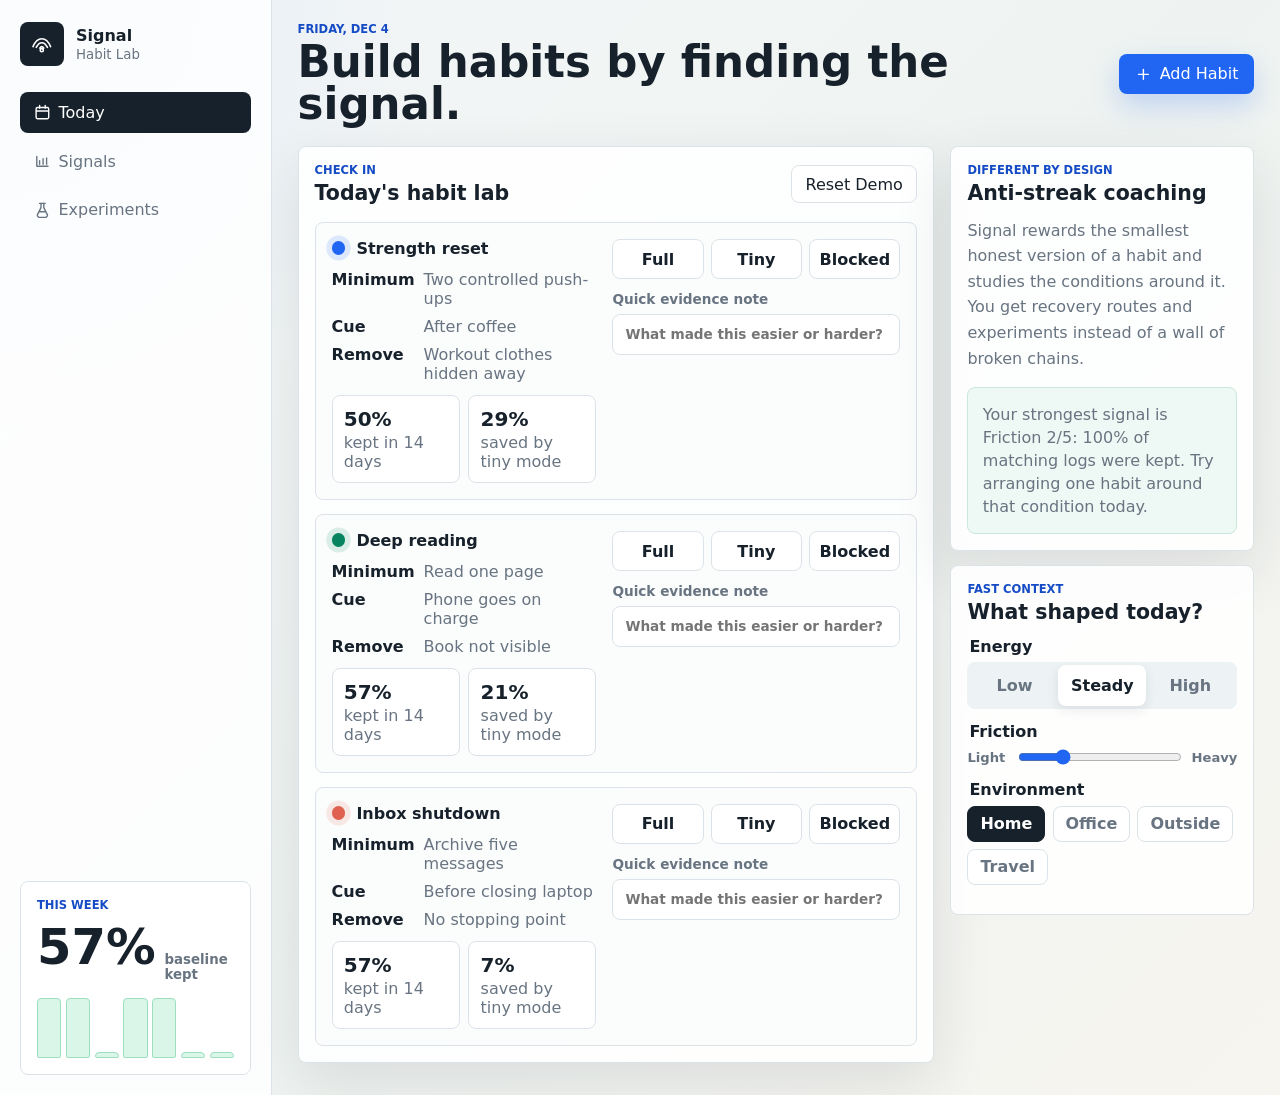
<file: index.html>
<!doctype html>
<html lang="en">
  <head>
    <meta charset="UTF-8" />
    <meta name="viewport" content="width=device-width, initial-scale=1.0" />
    <title>Signal Habit Lab</title>
    <meta name="google-site-verification" content="_8AoFpZpjezKCuZR7NxdxlDGzHszqe_NSyoQJr39bvY" />
    <link rel="stylesheet" href="styles.css" />
  </head>
  <body>
    <div class="app-shell">
      <aside class="rail" aria-label="Primary">
        <div class="brand">
          <span class="brand-mark" aria-hidden="true">
            <svg viewBox="0 0 32 32" role="img">
              <path d="M5 19.5c5.7-13 16.4-13 22 0" />
              <path d="M9 20.5c3.9-7.8 10.2-7.8 14 0" />
              <path d="M13.5 21.5c1.7-2.7 3.3-2.7 5 0" />
              <circle cx="16" cy="24" r="2" />
            </svg>
          </span>
          <span>
            <strong>Signal</strong>
            <small>Habit Lab</small>
          </span>
        </div>

        <nav class="nav-tabs" aria-label="Views">
          <button class="tab-button is-active" data-view="today">
            <svg viewBox="0 0 24 24" aria-hidden="true">
              <path d="M8 2v4M16 2v4M3 10h18M5 5h14a2 2 0 0 1 2 2v12a2 2 0 0 1-2 2H5a2 2 0 0 1-2-2V7a2 2 0 0 1 2-2Z" />
            </svg>
            Today
          </button>
          <button class="tab-button" data-view="insights">
            <svg viewBox="0 0 24 24" aria-hidden="true">
              <path d="M4 19V5M4 19h16M8 16v-5M13 16V8M18 16v-9" />
            </svg>
            Signals
          </button>
          <button class="tab-button" data-view="experiments">
            <svg viewBox="0 0 24 24" aria-hidden="true">
              <path d="M10 2v6L5 18a3 3 0 0 0 2.7 4h8.6A3 3 0 0 0 19 18L14 8V2" />
              <path d="M8 2h8M8 14h8" />
            </svg>
            Experiments
          </button>
        </nav>

        <div class="rail-panel">
          <p class="eyebrow">This week</p>
          <div class="focus-score">
            <span id="weekScore">0%</span>
            <small>baseline kept</small>
          </div>
          <div class="score-bars" id="scoreBars" aria-label="Weekly baseline score"></div>
        </div>
      </aside>

      <main>
        <header class="topbar">
          <div>
            <p class="eyebrow" id="todayLabel">Today</p>
            <h1>Build habits by finding the signal.</h1>
          </div>
          <button class="primary-button" id="openAddHabit">
            <svg viewBox="0 0 24 24" aria-hidden="true">
              <path d="M12 5v14M5 12h14" />
            </svg>
            Add Habit
          </button>
        </header>

        <section class="view is-active" id="todayView" aria-labelledby="todayLabel">
          <div class="today-grid">
            <section class="panel habit-workbench" aria-label="Today habits">
              <div class="section-head">
                <div>
                  <p class="eyebrow">Check in</p>
                  <h2>Today's habit lab</h2>
                </div>
                <button class="ghost-button" id="resetDemo">Reset Demo</button>
              </div>
              <div class="habit-list" id="habitList"></div>
            </section>

            <section class="side-stack" aria-label="Today guidance">
              <article class="panel">
                <p class="eyebrow">Different by design</p>
                <h2>Anti-streak coaching</h2>
                <p class="plain-copy">Signal rewards the smallest honest version of a habit and studies the conditions around it. You get recovery routes and experiments instead of a wall of broken chains.</p>
                <div class="insight-card" id="dailyNudge"></div>
              </article>

              <article class="panel compact-panel">
                <div class="section-head tight">
                  <div>
                    <p class="eyebrow">Fast context</p>
                    <h2>What shaped today?</h2>
                  </div>
                </div>
                <fieldset class="context-field">
                  <legend>Energy</legend>
                  <div class="segmented" id="energyPicker">
                    <button data-energy="low">Low</button>
                    <button data-energy="steady" class="is-selected">Steady</button>
                    <button data-energy="high">High</button>
                  </div>
                </fieldset>
                <fieldset class="context-field">
                  <legend>Friction</legend>
                  <label class="range-row">
                    <span>Light</span>
                    <input type="range" id="frictionSlider" min="1" max="5" value="2" />
                    <span>Heavy</span>
                  </label>
                </fieldset>
                <fieldset class="context-field">
                  <legend>Environment</legend>
                  <div class="chip-row" id="environmentPicker">
                    <button class="chip is-selected" data-env="home">Home</button>
                    <button class="chip" data-env="office">Office</button>
                    <button class="chip" data-env="outside">Outside</button>
                    <button class="chip" data-env="travel">Travel</button>
                  </div>
                </fieldset>
              </article>
            </section>
          </div>
        </section>

        <section class="view" id="insightsView" aria-label="Signals">
          <div class="insights-grid">
            <section class="panel wide-panel">
              <div class="section-head">
                <div>
                  <p class="eyebrow">Evidence map</p>
                  <h2>What your habits are telling you</h2>
                </div>
                <span class="soft-pill" id="loggedCount">0 logs</span>
              </div>
              <div class="signal-grid" id="signalGrid"></div>
            </section>

            <section class="panel">
              <p class="eyebrow">Pattern finder</p>
              <h2>Best conditions</h2>
              <div class="condition-list" id="conditionList"></div>
            </section>

            <section class="panel wide-panel">
              <div class="section-head">
                <div>
                  <p class="eyebrow">14-day signal</p>
                  <h2>Reliability without streak shame</h2>
                </div>
                <button class="ghost-button" id="exportData">Export Data</button>
              </div>
              <div class="timeline" id="timeline"></div>
            </section>
          </div>
        </section>

        <section class="view" id="experimentsView" aria-label="Experiments">
          <div class="experiment-layout">
            <section class="panel">
              <div class="section-head">
                <div>
                  <p class="eyebrow">Next smallest change</p>
                  <h2>Run habit experiments</h2>
                </div>
                <button class="primary-button" id="createExperiment">
                  <svg viewBox="0 0 24 24" aria-hidden="true">
                    <path d="M12 5v14M5 12h14" />
                  </svg>
                  New Test
                </button>
              </div>
              <div class="experiment-list" id="experimentList"></div>
            </section>

            <section class="panel">
              <p class="eyebrow">Why it stands out</p>
              <h2>Built around behavior loops</h2>
              <div class="loop-stack">
                <div>
                  <span>1</span>
                  <p><strong>Start with a minimum.</strong> Every habit has a tiny version that keeps identity intact on bad days.</p>
                </div>
                <div>
                  <span>2</span>
                  <p><strong>Capture the conditions.</strong> Energy, place, friction, and notes become useful evidence.</p>
                </div>
                <div>
                  <span>3</span>
                  <p><strong>Ship an experiment.</strong> The app suggests one change at a time, then checks if the change worked.</p>
                </div>
              </div>
            </section>
          </div>
        </section>
      </main>
    </div>

    <dialog id="habitDialog">
      <form method="dialog" class="dialog-card" id="habitForm">
        <div class="section-head">
          <div>
            <p class="eyebrow">New habit</p>
            <h2>Design the minimum viable version</h2>
          </div>
          <button class="icon-button" type="button" data-close-dialog="habitDialog" aria-label="Close">
            <svg viewBox="0 0 24 24" aria-hidden="true">
              <path d="M18 6 6 18M6 6l12 12" />
            </svg>
          </button>
        </div>
        <label>
          Habit name
          <input name="name" required maxlength="36" placeholder="Read before bed" />
        </label>
        <label>
          Tiny version
          <input name="minimum" required maxlength="54" placeholder="Read one page" />
        </label>
        <label>
          Best cue
          <input name="cue" required maxlength="54" placeholder="After brushing teeth" />
        </label>
        <label>
          Friction to remove
          <input name="friction" required maxlength="64" placeholder="Phone on nightstand" />
        </label>
        <button class="primary-button full-button" value="default">Create Habit</button>
      </form>
    </dialog>

    <dialog id="exportDialog">
      <form method="dialog" class="dialog-card export-card">
        <div class="section-head">
          <div>
            <p class="eyebrow">Export</p>
            <h2>Your habit signal data</h2>
          </div>
          <button class="icon-button" type="button" data-close-dialog="exportDialog" aria-label="Close">
            <svg viewBox="0 0 24 24" aria-hidden="true">
              <path d="M18 6 6 18M6 6l12 12" />
            </svg>
          </button>
        </div>
        <textarea id="exportText" readonly></textarea>
      </form>
    </dialog>

    <script src="app.js"></script>
  </body>
</html>
</file>
<file: styles.css>
:root {
  color-scheme: light;
  --paper: #f5f7f8;
  --panel: #ffffff;
  --ink: #17212b;
  --muted: #687481;
  --line: #dce3e8;
  --blue: #2166f3;
  --blue-dark: #154cc5;
  --green: #07845f;
  --mint: #d9f6e9;
  --coral: #df614f;
  --amber: #f4b942;
  --violet: #7458e8;
  --shadow: 0 20px 60px rgba(23, 33, 43, 0.11);
  font-family:
    Inter, ui-sans-serif, system-ui, -apple-system, BlinkMacSystemFont, "Segoe UI",
    sans-serif;
}

* {
  box-sizing: border-box;
}

body {
  margin: 0;
  min-height: 100vh;
  background:
    radial-gradient(circle at top left, rgba(33, 102, 243, 0.08), transparent 28rem),
    linear-gradient(135deg, #f5f7f8 0%, #eef3f1 52%, #f7f5f0 100%);
  color: var(--ink);
}

button,
input,
textarea {
  font: inherit;
}

button {
  border: 0;
  cursor: pointer;
}

svg {
  display: block;
  width: 1.05rem;
  height: 1.05rem;
  fill: none;
  stroke: currentColor;
  stroke-linecap: round;
  stroke-linejoin: round;
  stroke-width: 2;
}

.app-shell {
  display: grid;
  grid-template-columns: 17rem minmax(0, 1fr);
  min-height: 100vh;
}

.rail {
  display: flex;
  flex-direction: column;
  gap: 1.5rem;
  min-height: 100vh;
  padding: 1.25rem;
  background: rgba(255, 255, 255, 0.82);
  border-right: 1px solid var(--line);
  position: sticky;
  top: 0;
}

.brand {
  display: flex;
  align-items: center;
  gap: 0.75rem;
  min-height: 3rem;
}

.brand-mark {
  display: grid;
  place-items: center;
  width: 2.75rem;
  height: 2.75rem;
  background: var(--ink);
  color: white;
  border-radius: 8px;
}

.brand-mark svg {
  width: 1.6rem;
  height: 1.6rem;
}

.brand strong,
.brand small {
  display: block;
}

.brand small {
  color: var(--muted);
  margin-top: 0.1rem;
}

.nav-tabs {
  display: grid;
  gap: 0.5rem;
}

.tab-button,
.primary-button,
.ghost-button,
.icon-button,
.chip,
.status-button,
.segmented button {
  display: inline-flex;
  align-items: center;
  justify-content: center;
  gap: 0.5rem;
  min-height: 2.55rem;
  border-radius: 8px;
  transition:
    background 160ms ease,
    color 160ms ease,
    border-color 160ms ease,
    transform 160ms ease;
}

.tab-button {
  justify-content: flex-start;
  width: 100%;
  padding: 0 0.85rem;
  color: var(--muted);
  background: transparent;
}

.tab-button.is-active {
  background: var(--ink);
  color: white;
}

.tab-button:not(.is-active):hover,
.ghost-button:hover,
.icon-button:hover,
.chip:hover {
  background: #eef3f5;
}

.rail-panel,
.panel {
  background: rgba(255, 255, 255, 0.9);
  border: 1px solid var(--line);
  border-radius: 8px;
  box-shadow: var(--shadow);
}

.rail-panel {
  margin-top: auto;
  padding: 1rem;
  box-shadow: none;
}

.eyebrow {
  margin: 0 0 0.35rem;
  color: var(--blue-dark);
  font-size: 0.72rem;
  font-weight: 800;
  letter-spacing: 0;
  text-transform: uppercase;
}

.focus-score {
  display: flex;
  align-items: baseline;
  gap: 0.55rem;
  margin: 0.75rem 0 1rem;
}

.focus-score span {
  font-size: clamp(2rem, 4vw, 3.1rem);
  font-weight: 850;
  line-height: 0.95;
}

.focus-score small {
  color: var(--muted);
  font-weight: 700;
}

.score-bars {
  display: grid;
  grid-template-columns: repeat(7, 1fr);
  gap: 0.3rem;
  height: 3.75rem;
  align-items: end;
}

.score-bars span {
  display: block;
  min-height: 0.35rem;
  border-radius: 4px 4px 2px 2px;
  background: var(--mint);
  border: 1px solid #9ddebf;
}

main {
  width: min(100%, 88rem);
  padding: 1.4rem clamp(1rem, 2vw, 2rem) 2rem;
}

.topbar {
  display: flex;
  align-items: center;
  justify-content: space-between;
  gap: 1rem;
  margin-bottom: 1.25rem;
}

h1,
h2,
h3,
p {
  overflow-wrap: anywhere;
}

h1 {
  margin: 0;
  max-width: 46rem;
  font-size: clamp(1.9rem, 3.4vw, 3.8rem);
  line-height: 0.96;
  letter-spacing: 0;
}

h2 {
  margin: 0;
  font-size: clamp(1.05rem, 1.6vw, 1.45rem);
  line-height: 1.15;
  letter-spacing: 0;
}

h3 {
  margin: 0;
  font-size: 1rem;
}

.primary-button {
  flex: 0 0 auto;
  padding: 0 1rem;
  color: white;
  background: var(--blue);
  box-shadow: 0 12px 28px rgba(33, 102, 243, 0.22);
}

.primary-button:hover {
  background: var(--blue-dark);
  transform: translateY(-1px);
}

.ghost-button {
  min-height: 2.35rem;
  padding: 0 0.85rem;
  background: white;
  border: 1px solid var(--line);
  color: var(--ink);
}

.icon-button {
  width: 2.5rem;
  height: 2.5rem;
  background: transparent;
  color: var(--muted);
}

.full-button {
  width: 100%;
}

.view {
  display: none;
}

.view.is-active {
  display: block;
}

.today-grid,
.experiment-layout {
  display: grid;
  grid-template-columns: minmax(0, 1.45fr) minmax(19rem, 0.65fr);
  gap: 1rem;
  align-items: start;
}

.insights-grid {
  display: grid;
  grid-template-columns: minmax(0, 1.2fr) minmax(20rem, 0.8fr);
  gap: 1rem;
}

.wide-panel {
  grid-column: span 2;
}

.panel {
  padding: 1rem;
}

.section-head {
  display: flex;
  align-items: center;
  justify-content: space-between;
  gap: 1rem;
  margin-bottom: 1rem;
}

.section-head.tight {
  margin-bottom: 0.75rem;
}

.habit-list,
.side-stack,
.experiment-list,
.loop-stack,
.condition-list {
  display: grid;
  gap: 0.85rem;
}

.habit-card {
  display: grid;
  grid-template-columns: minmax(0, 1fr) minmax(18rem, 0.9fr);
  gap: 1rem;
  padding: 1rem;
  background: #fbfcfc;
  border: 1px solid var(--line);
  border-radius: 8px;
}

.habit-card.done {
  border-color: rgba(7, 132, 95, 0.45);
  background: linear-gradient(135deg, #fbfcfc, #f0fbf5);
}

.habit-title {
  display: flex;
  align-items: center;
  gap: 0.7rem;
  margin-bottom: 0.8rem;
}

.habit-dot {
  flex: 0 0 auto;
  width: 0.85rem;
  height: 0.85rem;
  border-radius: 50%;
  background: var(--blue);
  box-shadow: 0 0 0 0.35rem rgba(33, 102, 243, 0.13);
}

.habit-meta {
  display: grid;
  gap: 0.55rem;
  margin: 0;
  color: var(--muted);
}

.habit-meta div {
  display: grid;
  grid-template-columns: 5.2rem minmax(0, 1fr);
  gap: 0.55rem;
}

.habit-meta dt {
  color: var(--ink);
  font-weight: 800;
}

.habit-meta dd {
  margin: 0;
}

.status-row {
  display: grid;
  grid-template-columns: repeat(3, minmax(0, 1fr));
  gap: 0.45rem;
}

.status-button {
  min-width: 0;
  padding: 0 0.55rem;
  background: white;
  border: 1px solid var(--line);
  color: var(--ink);
  font-weight: 750;
  white-space: nowrap;
}

.status-button[data-status="full"].is-selected {
  background: var(--green);
  border-color: var(--green);
  color: white;
}

.status-button[data-status="tiny"].is-selected {
  background: var(--amber);
  border-color: #d79b25;
  color: #211507;
}

.status-button[data-status="blocked"].is-selected {
  background: var(--coral);
  border-color: var(--coral);
  color: white;
}

.note-label {
  display: grid;
  gap: 0.4rem;
  margin-top: 0.75rem;
  color: var(--muted);
  font-size: 0.85rem;
  font-weight: 700;
}

.note-label input,
dialog input,
textarea {
  width: 100%;
  min-height: 2.55rem;
  border: 1px solid var(--line);
  border-radius: 8px;
  padding: 0.65rem 0.75rem;
  color: var(--ink);
  background: white;
  outline: none;
}

.note-label input:focus,
dialog input:focus,
textarea:focus {
  border-color: var(--blue);
  box-shadow: 0 0 0 3px rgba(33, 102, 243, 0.12);
}

.habit-stats {
  display: grid;
  grid-template-columns: repeat(2, minmax(0, 1fr));
  gap: 0.55rem;
  margin-top: 0.75rem;
}

.stat-tile {
  padding: 0.7rem;
  border-radius: 8px;
  background: white;
  border: 1px solid var(--line);
}

.stat-tile strong {
  display: block;
  margin-bottom: 0.1rem;
  font-size: 1.25rem;
}

.stat-tile span,
.plain-copy,
.insight-card,
.loop-stack p {
  color: var(--muted);
}

.plain-copy {
  margin: 0.75rem 0 1rem;
  line-height: 1.6;
}

.insight-card {
  padding: 0.9rem;
  border-radius: 8px;
  background: #eef8f4;
  border: 1px solid #c9e8d9;
  line-height: 1.45;
}

.compact-panel {
  box-shadow: none;
}

.context-field {
  display: grid;
  gap: 0.55rem;
  margin: 0 0 0.8rem;
  padding: 0;
  border: 0;
}

.context-field legend {
  margin-bottom: 0.4rem;
  color: var(--ink);
  font-weight: 800;
}

.segmented {
  display: grid;
  grid-template-columns: repeat(3, 1fr);
  padding: 0.2rem;
  background: #edf2f4;
  border-radius: 8px;
}

.segmented button {
  min-width: 0;
  background: transparent;
  color: var(--muted);
  font-weight: 750;
}

.segmented button.is-selected {
  background: white;
  color: var(--ink);
  box-shadow: 0 4px 12px rgba(23, 33, 43, 0.09);
}

.range-row {
  display: grid;
  grid-template-columns: auto minmax(0, 1fr) auto;
  gap: 0.7rem;
  align-items: center;
  color: var(--muted);
  font-size: 0.82rem;
  font-weight: 700;
}

input[type="range"] {
  width: 100%;
  accent-color: var(--blue);
}

.chip-row {
  display: flex;
  flex-wrap: wrap;
  gap: 0.45rem;
}

.chip {
  min-height: 2.25rem;
  padding: 0 0.75rem;
  background: white;
  border: 1px solid var(--line);
  color: var(--muted);
  font-weight: 750;
}

.chip.is-selected {
  background: var(--ink);
  border-color: var(--ink);
  color: white;
}

.signal-grid {
  display: grid;
  grid-template-columns: repeat(3, minmax(0, 1fr));
  gap: 0.85rem;
}

.signal-card,
.condition-item,
.experiment-card {
  padding: 0.9rem;
  border: 1px solid var(--line);
  border-radius: 8px;
  background: #fbfcfc;
}

.signal-card strong {
  display: block;
  margin: 0.5rem 0 0.35rem;
  font-size: 1.8rem;
  line-height: 1;
}

.signal-card p,
.condition-item p,
.experiment-card p {
  margin: 0;
  color: var(--muted);
  line-height: 1.45;
}

.soft-pill {
  display: inline-flex;
  align-items: center;
  min-height: 2rem;
  padding: 0 0.75rem;
  border-radius: 999px;
  background: #edf2f4;
  color: var(--muted);
  font-weight: 800;
}

.condition-item {
  display: grid;
  gap: 0.5rem;
}

.condition-meter {
  height: 0.55rem;
  overflow: hidden;
  background: #edf2f4;
  border-radius: 999px;
}

.condition-meter span {
  display: block;
  height: 100%;
  width: var(--meter-width);
  background: linear-gradient(90deg, var(--blue), var(--green));
  border-radius: inherit;
}

.timeline {
  overflow-x: auto;
  padding-bottom: 0.25rem;
}

.timeline-table {
  display: grid;
  grid-template-columns: minmax(9rem, 1.2fr) repeat(14, minmax(2.35rem, 1fr));
  min-width: 48rem;
  border: 1px solid var(--line);
  border-radius: 8px;
  overflow: hidden;
}

.timeline-cell {
  display: grid;
  place-items: center;
  min-height: 2.8rem;
  padding: 0.35rem;
  background: white;
  border-right: 1px solid var(--line);
  border-bottom: 1px solid var(--line);
  color: var(--muted);
  font-size: 0.78rem;
  font-weight: 800;
  text-align: center;
}

.timeline-cell:nth-child(15n) {
  border-right: 0;
}

.timeline-name {
  justify-content: start;
  padding-left: 0.75rem;
  color: var(--ink);
}

.signal-dot {
  width: 1rem;
  height: 1rem;
  border-radius: 50%;
  border: 2px solid var(--line);
}

.signal-dot.full {
  background: var(--green);
  border-color: var(--green);
}

.signal-dot.tiny {
  background: var(--amber);
  border-color: var(--amber);
}

.signal-dot.blocked {
  background: var(--coral);
  border-color: var(--coral);
}

.experiment-card {
  display: grid;
  gap: 0.8rem;
}

.experiment-top {
  display: flex;
  align-items: center;
  justify-content: space-between;
  gap: 0.75rem;
}

.experiment-card strong {
  font-size: 1.02rem;
}

.experiment-actions {
  display: flex;
  flex-wrap: wrap;
  gap: 0.45rem;
}

.loop-stack div {
  display: grid;
  grid-template-columns: 2.15rem minmax(0, 1fr);
  gap: 0.75rem;
  align-items: start;
  padding: 0.8rem;
  background: #fbfcfc;
  border: 1px solid var(--line);
  border-radius: 8px;
}

.loop-stack span {
  display: grid;
  place-items: center;
  width: 2.15rem;
  height: 2.15rem;
  border-radius: 8px;
  background: var(--ink);
  color: white;
  font-weight: 850;
}

.loop-stack p {
  margin: 0;
  line-height: 1.45;
}

dialog {
  width: min(92vw, 34rem);
  padding: 0;
  border: 0;
  border-radius: 8px;
  box-shadow: 0 28px 90px rgba(23, 33, 43, 0.28);
}

dialog::backdrop {
  background: rgba(23, 33, 43, 0.42);
}

.dialog-card {
  display: grid;
  gap: 0.85rem;
  padding: 1rem;
  background: white;
}

.dialog-card label {
  display: grid;
  gap: 0.4rem;
  color: var(--ink);
  font-weight: 800;
}

.export-card textarea {
  min-height: 18rem;
  resize: vertical;
  font-family: ui-monospace, SFMono-Regular, Menlo, Monaco, Consolas, monospace;
  font-size: 0.82rem;
  line-height: 1.45;
}

@media (max-width: 980px) {
  .app-shell {
    grid-template-columns: 1fr;
  }

  .rail {
    min-height: auto;
    position: static;
    border-right: 0;
    border-bottom: 1px solid var(--line);
  }

  .nav-tabs {
    grid-template-columns: repeat(3, 1fr);
  }

  .tab-button {
    justify-content: center;
  }

  .rail-panel {
    display: none;
  }

  .today-grid,
  .experiment-layout,
  .insights-grid {
    grid-template-columns: 1fr;
  }

  .wide-panel {
    grid-column: auto;
  }
}

@media (max-width: 700px) {
  main {
    padding-inline: 0.85rem;
  }

  .topbar,
  .section-head {
    align-items: flex-start;
    flex-direction: column;
  }

  .topbar .primary-button,
  .section-head .primary-button,
  .section-head .ghost-button {
    width: 100%;
  }

  .habit-card {
    grid-template-columns: 1fr;
  }

  .signal-grid,
  .status-row,
  .habit-stats {
    grid-template-columns: 1fr;
  }

  .nav-tabs {
    gap: 0.35rem;
  }

  .tab-button {
    padding: 0 0.45rem;
    font-size: 0.88rem;
  }

  .brand {
    min-height: 2.4rem;
  }
}
</file>
